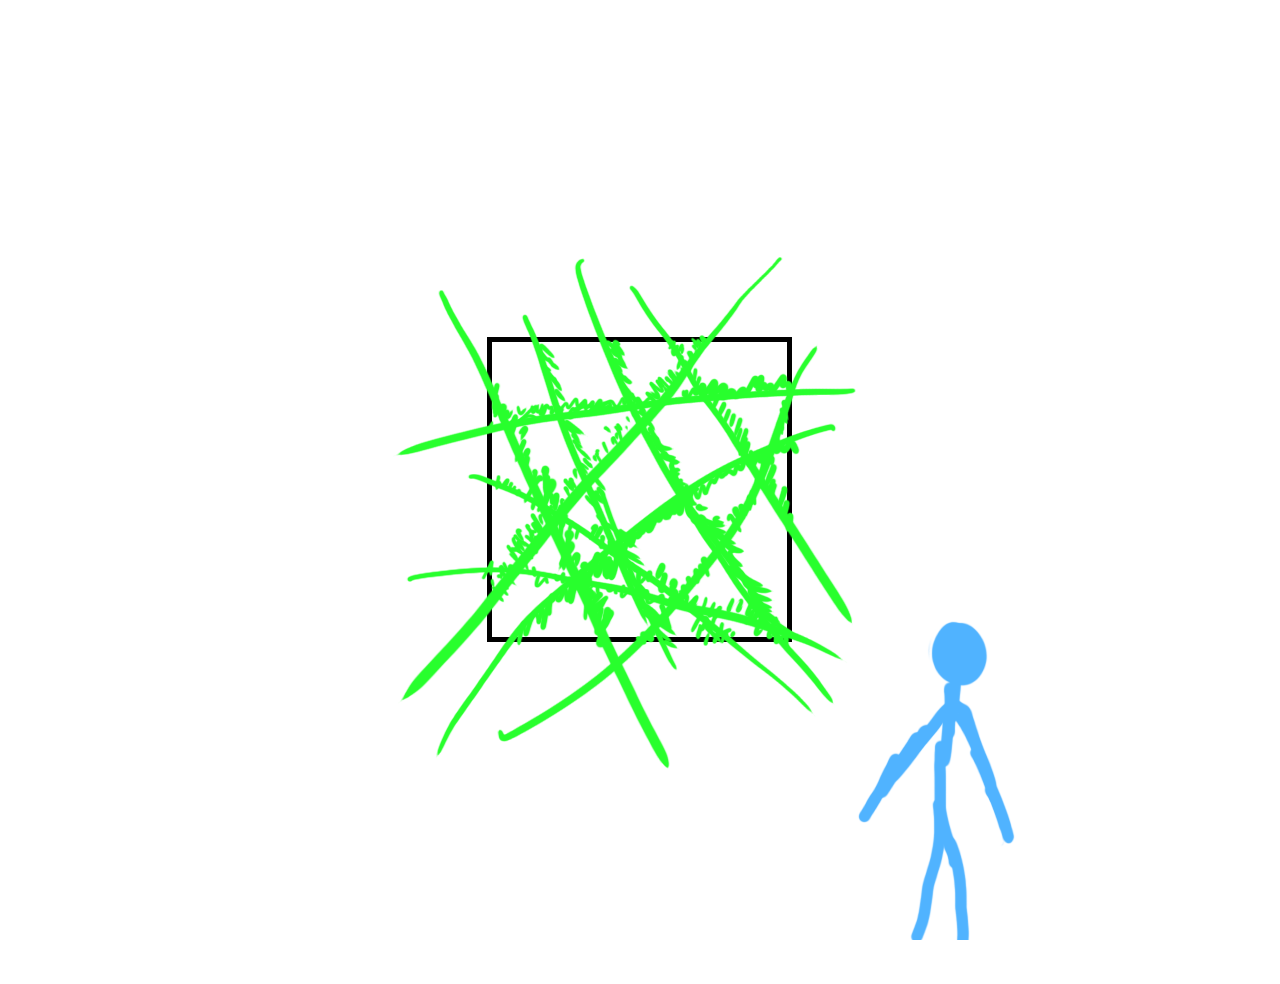
<file: index.html>
<!DOCTYPE html>
<html lang="fr">
<head>
  <meta charset="UTF-8">
  <title>Nadiedjoa Florent portfolio</title>
  <link rel="stylesheet" href="style.css">
</head>
<body>

  <div id="scene-container">
    <canvas id="scene" width="900" height="900"></canvas>

    <div id="portfolio-btn">MON PORTFOLIO</div>
  </div>

  <div id="transition"></div>


  <script src="script.js"></script>

  
</body>
</html>
</file>
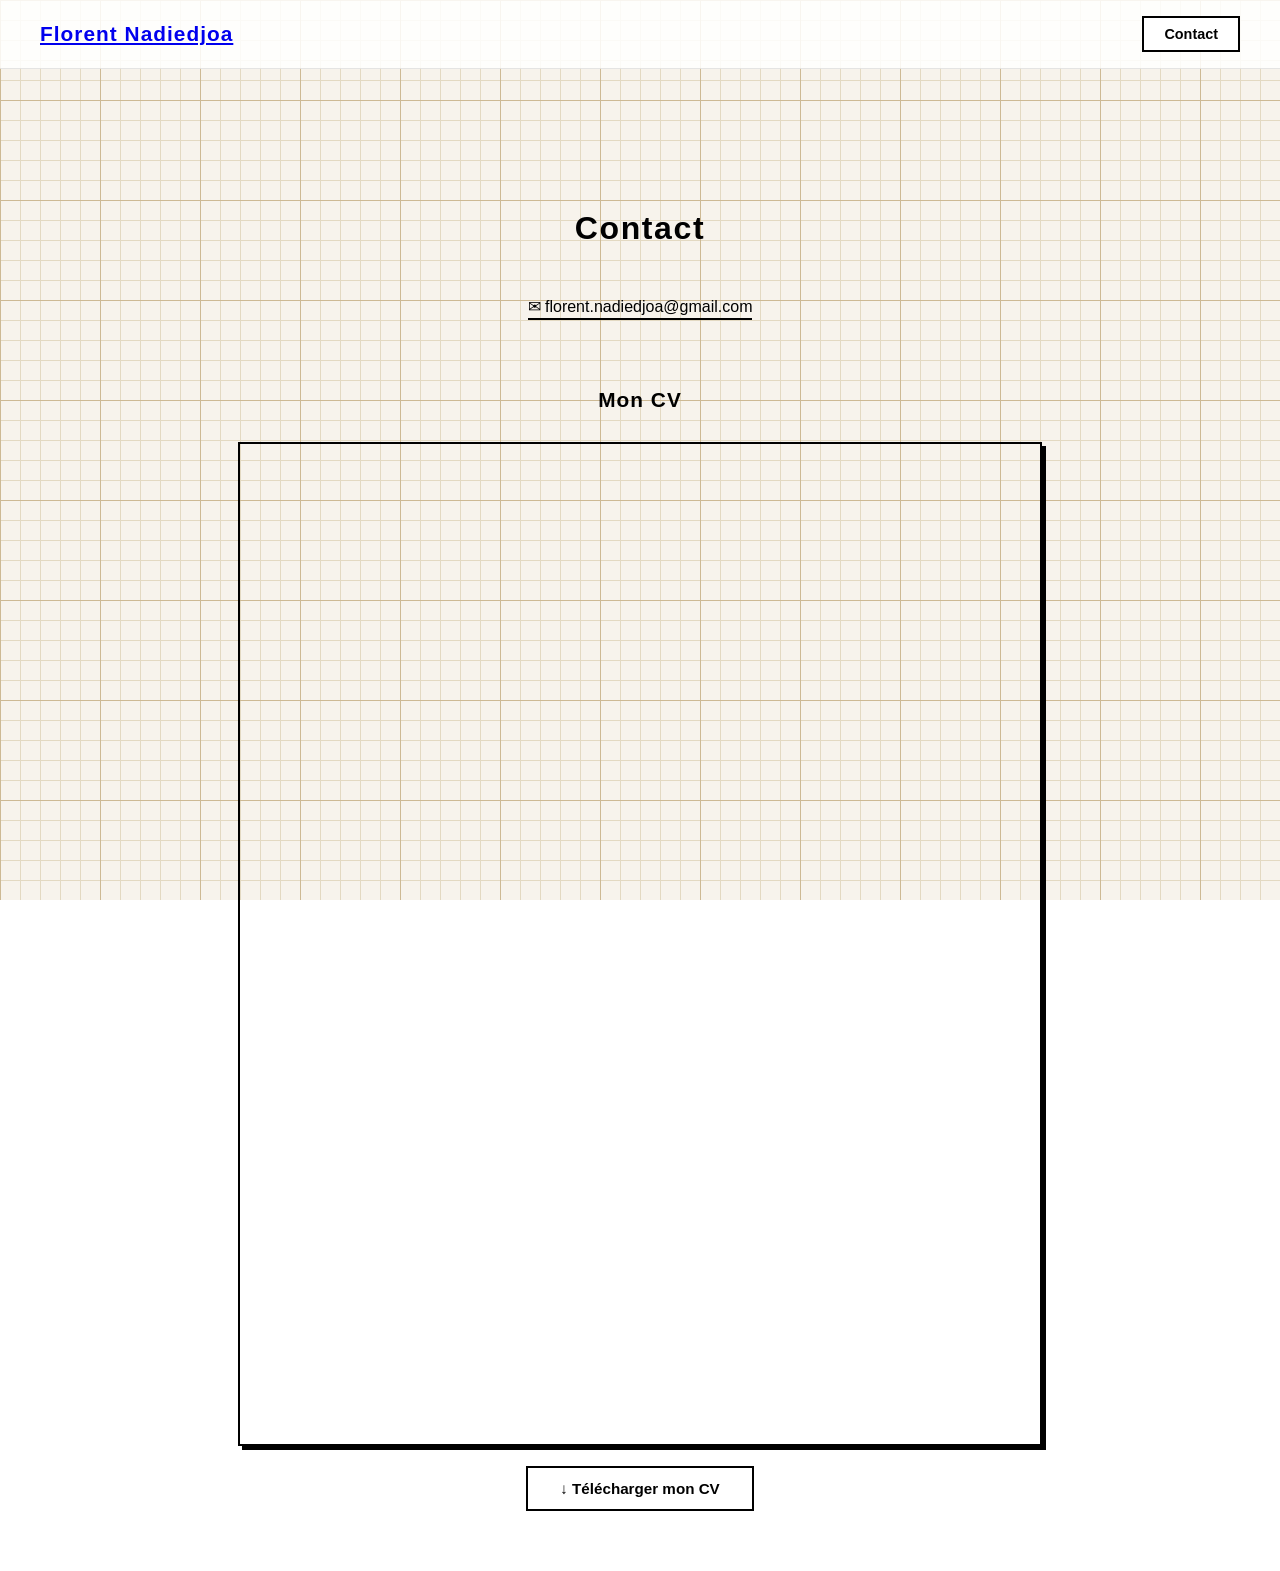
<file: contact.html>
<!DOCTYPE html>
    <html lang="fr">
    <head>
      <meta charset="UTF-8">
      <title>Contact – Florent Nadiedjoa</title>
      <link rel="stylesheet" href="style.css">
      <style>
        .contact-page {
          max-width: 960px;
          margin: 0 auto;
          padding: 120px 40px 60px 40px;
        }
    
        .contact-page h1 {
          text-align: center;
          font-size: 2rem;
          margin-bottom: 50px;
          letter-spacing: 0.05em;
        }
    
        .contact-infos {
          display: flex;
          justify-content: center;
          gap: 40px;
          margin-bottom: 50px;
          flex-wrap: wrap;
        }
    
        .contact-infos a {
          display: inline-flex;
          align-items: center;
          gap: 8px;
          text-decoration: none;
          color: black;
          font-size: 1rem;
          border-bottom: 2px solid black;
          padding-bottom: 2px;
          transition: opacity 0.2s;
        }
    
        .contact-infos a:hover {
          opacity: 0.5;
        }
    
        /* ===== Zone CV ===== */
        .cv-section {
          display: flex;
          flex-direction: column;
          align-items: center;
          gap: 20px;
        }
    
        .cv-section h2 {
          font-size: 1.3rem;
          letter-spacing: 0.05em;
          margin-bottom: 10px;
        }
    
        .cv-viewer {
          width: 100%;
          max-width: 800px;
          height: 1000px;
          border: 2px solid black;
          box-shadow: 4px 4px 0px black;
        }
    
        .btn-download {
          display: inline-block;
          padding: 12px 32px;
          border: 2px solid black;
          background: white;
          color: black;
          font-weight: bold;
          font-size: 0.95rem;
          text-decoration: none;
          cursor: pointer;
          transition: background 0.2s ease, color 0.2s ease;
        }
    
        .btn-download:hover {
          background: black;
          color: white;
        }
      </style>
    </head>
    <body class="page-portfolio">
    
      <!-- Header -->
      <header class="site-header">
        <a href="portfolio.html" class="header-name">Florent Nadiedjoa</a>
        <a href="contact.html" class="header-contact">Contact</a>
      </header>
    
      <main class="contact-page">
    
        <h1>Contact</h1>
    
        <!-- Infos de contact -->
        <div class="contact-infos">
          <a href="mailto:florent.nadiedjoa@gmail.com">
            ✉ florent.nadiedjoa@gmail.com
          </a>
        </div>
    
        <!-- CV -->
        <div class="cv-section">
          <h2>Mon CV</h2>
    
          <!-- Affichage du PDF -->
          <iframe
            class="cv-viewer"
            src="contact/Nadiedjoa_Florent_CV.pdf"
            type="application/pdf"
            title="CV Florent Nadiedjoa">
            Votre navigateur ne supporte pas l'affichage de PDF.
            <a href="Nadiedjoa_Florent_CV.pdf">Cliquez ici pour le télécharger.</a>
          </iframe>
    
          <!-- Bouton télécharger -->
          <a class="btn-download" href="Nadiedjoa_Florent_CV.pdf" download="Nadiedjoa_Florent_CV.pdf">
            ↓ Télécharger mon CV
          </a>
    
        </div>
    
      </main>
    
    </body>
    </html>
</file>
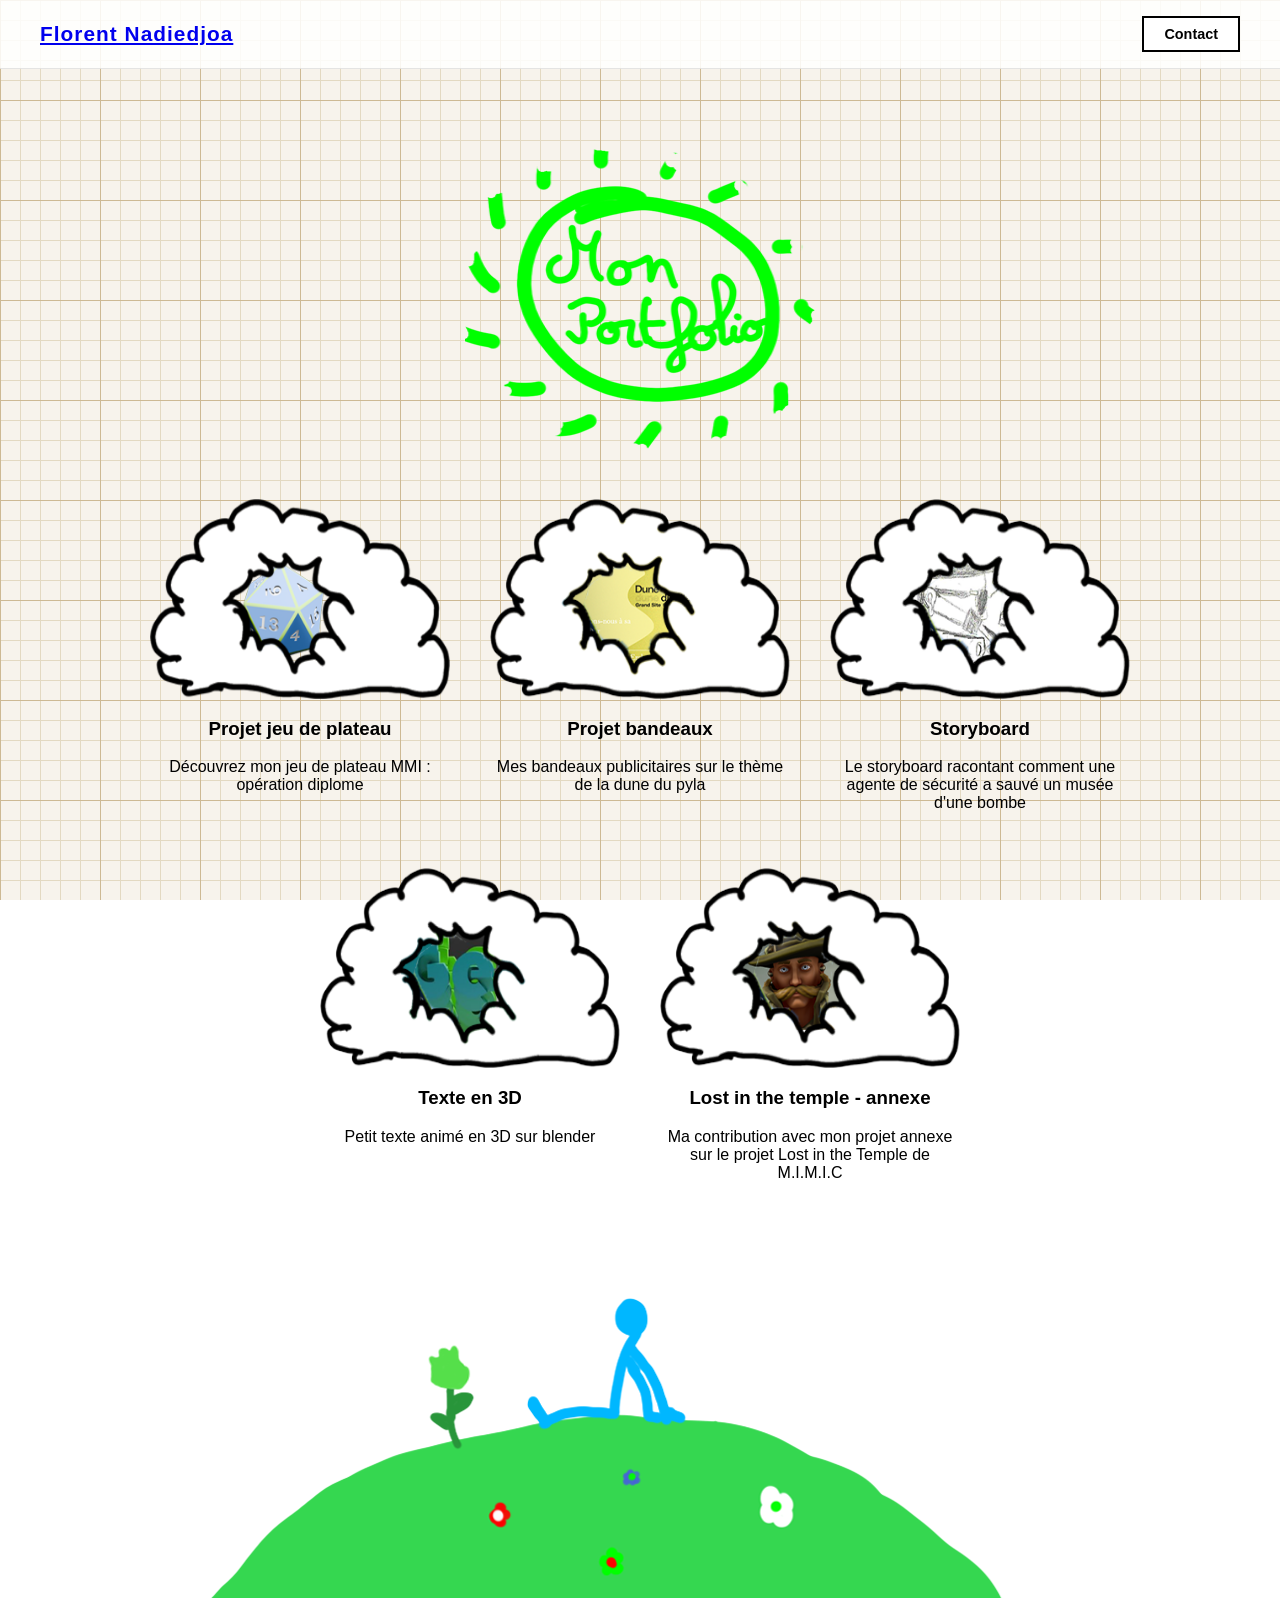
<file: portfolio.html>
<!DOCTYPE html>
<html lang="fr">
<head>
  <meta charset="UTF-8">
  <title>Nadiedjoa Florent portfolio</title>
  <link rel="stylesheet" href="style.css">
  <!-- defer : les scripts attendent que le DOM soit chargé -->
  <script src="portfolio-animation1.js" defer></script>
  <script src="projet-animation1.js" defer></script>
  <script src="projet-animation2.js" defer></script>
  <script src="projet-animation3.js" defer></script>
  <script src="projet-animation4.js" defer></script>
  <script src="projet-animation5.js" defer></script>
  <script src="animation_soleil.js" defer></script>
</head>
<body class="page-portfolio">

  <header class="site-header">
    <a href="index.html" class="header-name">Florent Nadiedjoa</a>
    <a href="contact.html" class="header-contact">Contact</a>
  </header>

  <main class="portfolio">

    <canvas id="titleCanvas" data-link="portfolio.html" width="350" height="300"></canvas>

    <div class="projects-grid">

      <!-- ===== PROJET 1 ===== -->
      <div class="project">
        <canvas id="projectCanvas1" data-link="projet1.html" width="300" height="200"></canvas>
        <h3>Projet jeu de plateau</h3>
        <p>Découvrez mon jeu de plateau MMI : opération diplome</p>
      </div>

      <!-- ===== PROJET 2 ===== -->
      <div class="project">
        <canvas id="projectCanvas2" data-link="projet2.html" width="300" height="200"></canvas>
        <h3>Projet bandeaux</h3>
        <p>Mes bandeaux publicitaires sur le thème de la dune du pyla</p>
      </div>

      <!-- ===== PROJET 3 ===== -->
      <div class="project">
        <canvas id="projectCanvas3" data-link="projet3.html" width="300" height="200"></canvas>
        <h3>Storyboard</h3>
        <p>Le storyboard racontant comment une agente de sécurité a sauvé un musée d'une bombe</p>
      </div>

      <!-- ===== PROJET 4 ===== -->
      <div class="project">
        <canvas id="projectCanvas4" data-link="projet4.html" width="300" height="200"></canvas>
        <h3>Texte en 3D</h3>
        <p>Petit texte animé en 3D sur blender</p>
      </div>

      <!-- ===== PROJET 5 ===== -->
      <div class="project">
        <canvas id="projectCanvas5" data-link="projet5.html" width="300" height="200"></canvas>
        <h3>Lost in the temple - annexe</h3>
        <p>Ma contribution avec mon projet annexe sur le projet Lost in the Temple de M.I.M.I.C</p>
      </div>

    </div> <!-- fin .projects-grid -->

  </main>

  <!-- Zone animation bas de page -->
  <div class="portfolio-animation">
    <canvas id="portfolioCanvas" width="900" height="300"></canvas>
  </div>

</body>
</html>
</file>
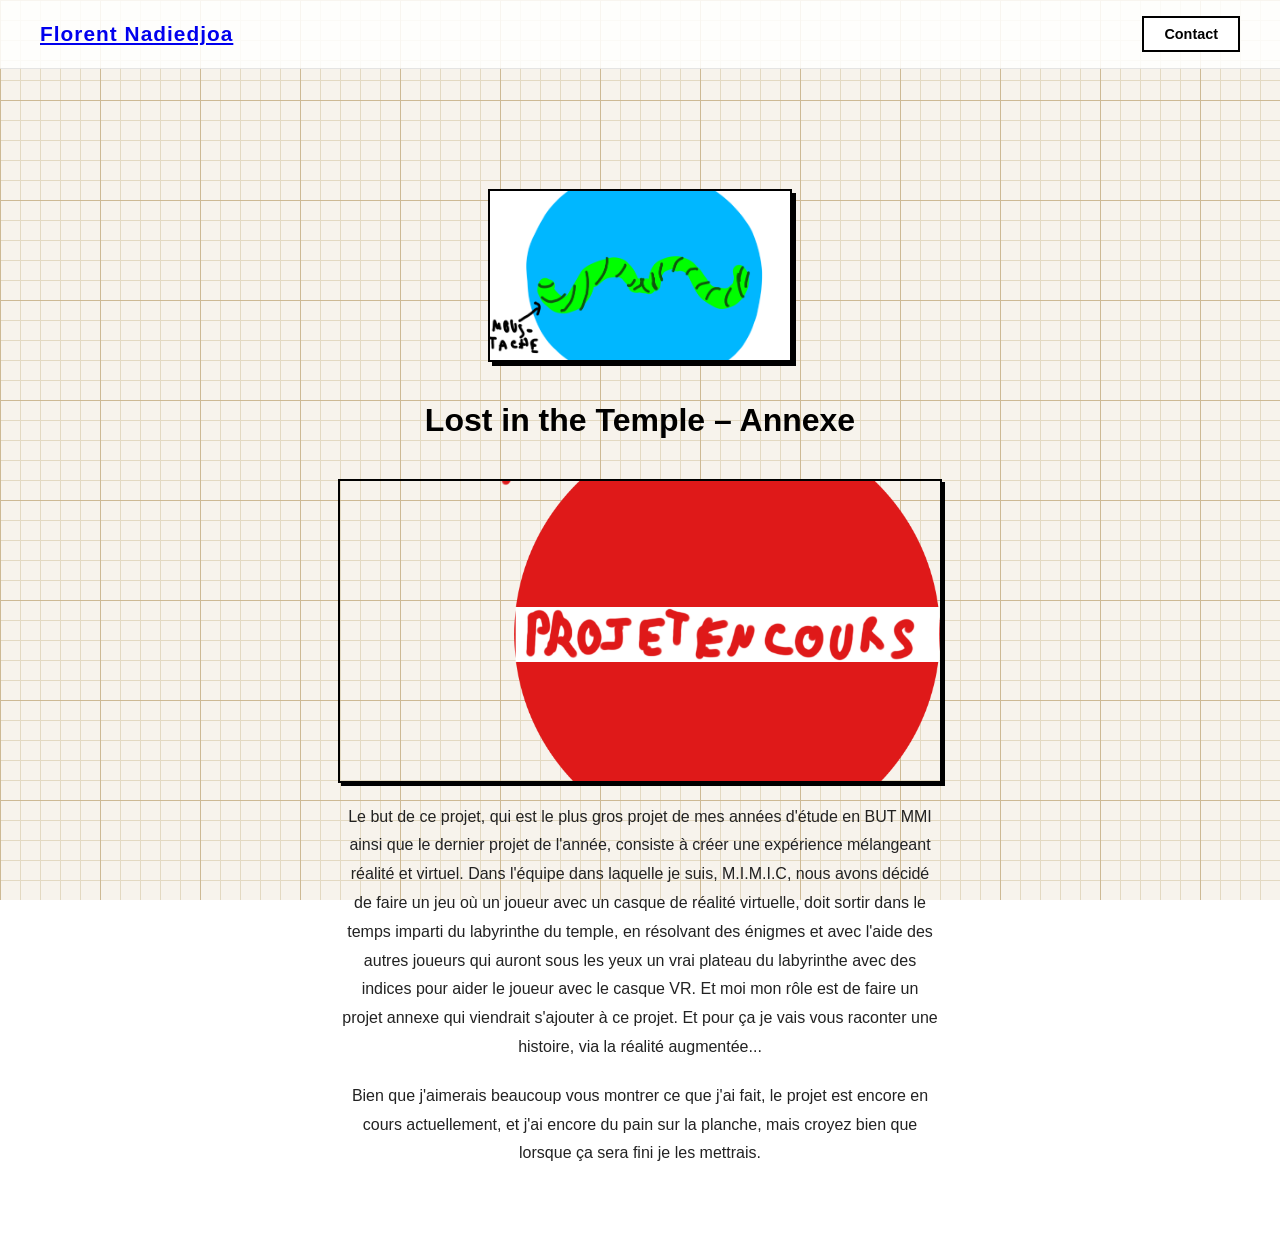
<file: projet5.html>
<!DOCTYPE html>
<html lang="fr">
<head>
  <meta charset="UTF-8">
  <title>Projet 5 – Lost in the Temple</title>
  <link rel="stylesheet" href="style.css">
  <style>
    .projet-page {
      max-width: 1100px;
      margin: 0 auto;
      padding: 120px 40px 80px 40px;
    }

    /* Image hero */
    .hero-image {
      width: 300px;
      max-height: 400px;
      object-fit: cover;
      border: 2px solid black;
      box-shadow: 4px 4px 0px black;
      margin: 0 auto 40px auto;
      display: block;
    }

    .hero-image-placeholder {
      width: 100%;
      height: 300px;
      border: 2px dashed #aaa;
      background: #f9f9f9;
      display: flex;
      align-items: center;
      justify-content: center;
      color: #aaa;
      font-size: 1rem;
      margin-bottom: 40px;
    }

    /* Titre */
    .projet-page h1 {
      font-size: 2rem;
      margin-bottom: 40px;
      text-align: center;
    }

    /* Layout principal */
    .projet-layout {
      display: block;
      max-width: 600px;
      margin: 0 auto;
    }

    /* Zone texte */
    .projet-texte {
      display: flex;
      flex-direction: column;
      gap: 20px;
      align-items: center;
      text-align: center;
    }

    /* Image avant le texte */
    .texte-image {
      width: 100%;
      max-height: 300px;
      object-fit: cover;
      border: 2px solid black;
      box-shadow: 3px 3px 0px black;
      display: block;
    }

    .texte-image-placeholder {
      width: 100%;
      height: 200px;
      border: 2px dashed #aaa;
      background: #f9f9f9;
      display: flex;
      align-items: center;
      justify-content: center;
      color: #bbb;
      font-size: 0.9rem;
    }

    .projet-texte p {
      font-size: 1rem;
      line-height: 1.8;
      color: #222;
      margin: 0;
    }

    @media (max-width: 768px) {
      .projet-layout {
        grid-template-columns: 1fr;
      }
    }
  </style>
</head>
<body class="page-portfolio">

  <!-- Header -->
  <header class="site-header">
    <a href="portfolio.html" class="header-name">Florent Nadiedjoa</a>
    <a href="contact.html" class="header-contact">Contact</a>
  </header>

  <main class="projet-page">

    <!-- Image au-dessus du titre -->
    <img class="hero-image" src="projet5/cliff_moustache.png" alt="Image principale du projet"
      onerror="this.style.display='none'; this.nextElementSibling.style.display='flex';">
    <div class="hero-image-placeholder" style="display:none;">Image principale</div>

    <h1>Lost in the Temple – Annexe</h1>

    <div class="projet-layout">

      <!-- Texte à gauche -->
      <div class="projet-texte">

        <!-- Image avant le texte -->
        <img class="texte-image" src="projet5/projet_en_cours.png" alt="Image du projet"
          onerror="this.style.display='none'; this.nextElementSibling.style.display='flex';">
        <div class="texte-image-placeholder" style="display:none;">Image (texte-img.png)</div>

        <p>
          Le but de ce projet, qui est le plus gros projet de mes années d'étude en BUT MMI ainsi que le dernier projet de l'année, consiste à créer une expérience mélangeant réalité et virtuel. Dans l'équipe dans laquelle je suis, M.I.M.I.C, nous avons décidé de faire un jeu où un joueur avec un casque de réalité virtuelle, doit sortir dans le temps imparti du labyrinthe du temple, en résolvant des énigmes et avec l'aide des autres joueurs qui auront sous les yeux un vrai plateau du labyrinthe avec des indices pour aider le joueur avec le casque VR. Et moi mon rôle est de faire un projet annexe qui viendrait s'ajouter à ce projet. 
          Et pour ça je vais vous raconter une histoire, via la réalité augmentée...
        </p>
        <p>
          Bien que j'aimerais beaucoup vous montrer ce que j'ai fait, le projet est encore en cours actuellement, et j'ai encore du pain sur la planche, mais croyez bien que lorsque ça sera fini je les mettrais.
        </p>
      </div>

    </div>
  </main>

</body>
</html>
</file>
<file: style.css>
body {
    margin: 0;
    font-family: Arial, sans-serif;
    background: white;
  }
  
  /* Conteneur de la scène */
  #scene-container {
    position: relative;
    width: 900px;
    margin: 40px auto;
  }
  
  
  
  #portfolio-btn {
    position: absolute;
    top: 430px;
    left: 365px;
    padding: 12px 24px;
    border: 3px solid black;
    background: white;
    cursor: pointer;
    font-weight: bold;
  
    opacity: 0;
    pointer-events: none;
    transition: opacity 0.5s ease;
  }
  
  #portfolio-btn.show {
    opacity: 1;
    pointer-events: auto;
  }
  
  
/* Transition plein écran */
#transition {
    position: fixed;
    top: 0;
    left: 0;
    width: 100%;
    height: 100%;
    background: white; /* ou noir, ou couleur dessin */
    z-index: 9999;
  
    opacity: 0;
    pointer-events: none;
    transition: opacity 0.8s ease;
  }
  
  /* Quand la transition est active */
  #transition.active {
    opacity: 1;
  }

  /* HEADER */
  .site-header {
  /* plus de position: fixed ni de top: 0 */
  width: 100%;
  display: flex;
  justify-content: space-between;
  align-items: center;
  padding: 16px 40px;
  background: rgba(255, 255, 255, 0.85);
  border-bottom: 1px solid rgba(0, 0, 0, 0.1);
  box-sizing: border-box;
}
  
  .header-name {
    font-size: 1.3rem;
    font-weight: bold;
    letter-spacing: 0.05em;
  }
  
  .header-contact {
    padding: 8px 20px;
    border: 2px solid black;
    background: white;
    color: black;
    text-decoration: none;
    font-weight: bold;
    font-size: 0.9rem;
    transition: background 0.2s ease, color 0.2s ease;
  }
  
  .header-contact:hover {
    background: black;
    color: white;
  }

  /* ===== PORTFOLIO ===== */
  .page-portfolio::before {
    content: "";
    position: fixed;
    inset: 0;
    z-index: -1;
  
    background-color: #f5f0e8; /* fond crème */
    background-image:
      /* grandes lignes */
      linear-gradient(to bottom, #c1a87a 1px, transparent 1px),
      linear-gradient(to right, #c1a87a 1px, transparent 1px),
      /* petites lignes */
      linear-gradient(to bottom, #ddd0b3 1px, transparent 1px),
      linear-gradient(to right, #ddd0b3 1px, transparent 1px);
    background-size:
      100px 100px,
      100px 100px,
      20px 20px,
      20px 20px;
    opacity: 0.8;
  }

.portfolio {
  max-width: 1000px;
  margin: 60px auto;
  padding: 20px;
}

.portfolio h1 {
  text-align: center;
  margin-bottom: 50px;
}

.projects-grid {
  display: flex;
  flex-wrap: wrap;
  justify-content: center; /* centre tous les éléments */
  gap: 40px;
  max-width: 1000px;
  margin: 0 auto;
}

.project {
  position: relative;
  text-align: center;
  width: 300px; /* largeur fixe pour que flex puisse calculer les lignes */
}

.project canvas {
  width: 100%;
  height: auto;
  display: block;
  margin-bottom: 15px;
}

#titleCanvas {
  display: block;
  margin: 0 auto 50px auto;
}

@media (max-width: 900px) {
  .projects-grid {
    grid-template-columns: repeat(2, 1fr);
  }
}

@media (max-width: 500px) {
  .projects-grid {
    grid-template-columns: 1fr;
  }
}

/* animation au-dessus du canvas */
.project .anim-frame {
  position: absolute;

  /* position RELATIVE AU PROJET */
  top: -40px;
  left: -60px;

  width: 420px;
  height: auto;

  z-index: 2;
  pointer-events: none;
}

@media (max-width: 900px) {
  .projects-grid {
    grid-template-columns: repeat(2, 1fr);
  }
}

@media (max-width: 500px) {
  .projects-grid {
    grid-template-columns: 1fr;
  }
}

/* ===== Animation bas portfolio ===== */

.portfolio-animation {
  margin-top: 80px;
  display: flex;
  justify-content: center;
}

#portfolioCanvas {
  border: 0px solid black;
}

/* Projet cliquable */
.clickable-project {
  cursor: pointer;
}

.project-canvas {
  width: 100%;
  height: auto;
  
  margin-bottom: 15px;
}

.animation-wrapper {
  position: relative;
  width: 300px;
  height: 200px;
  cursor: pointer;
}
</file>
